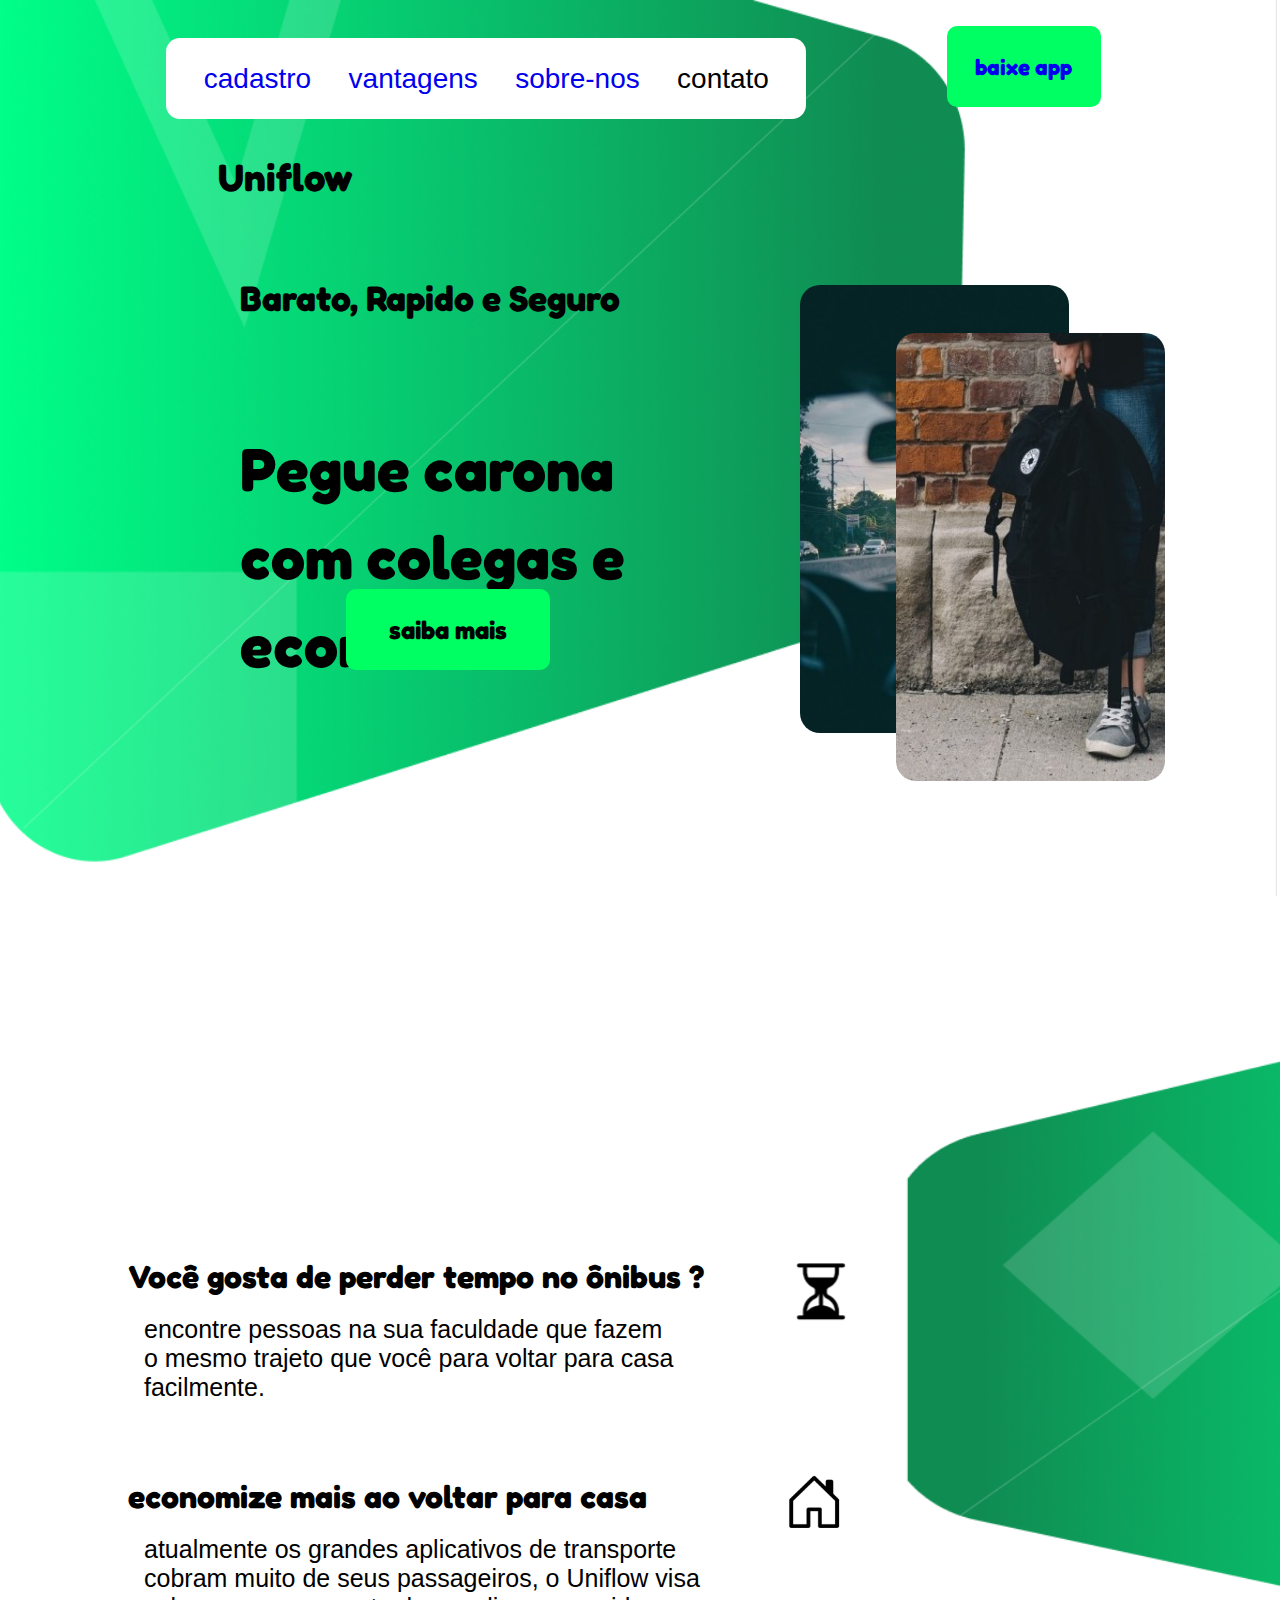
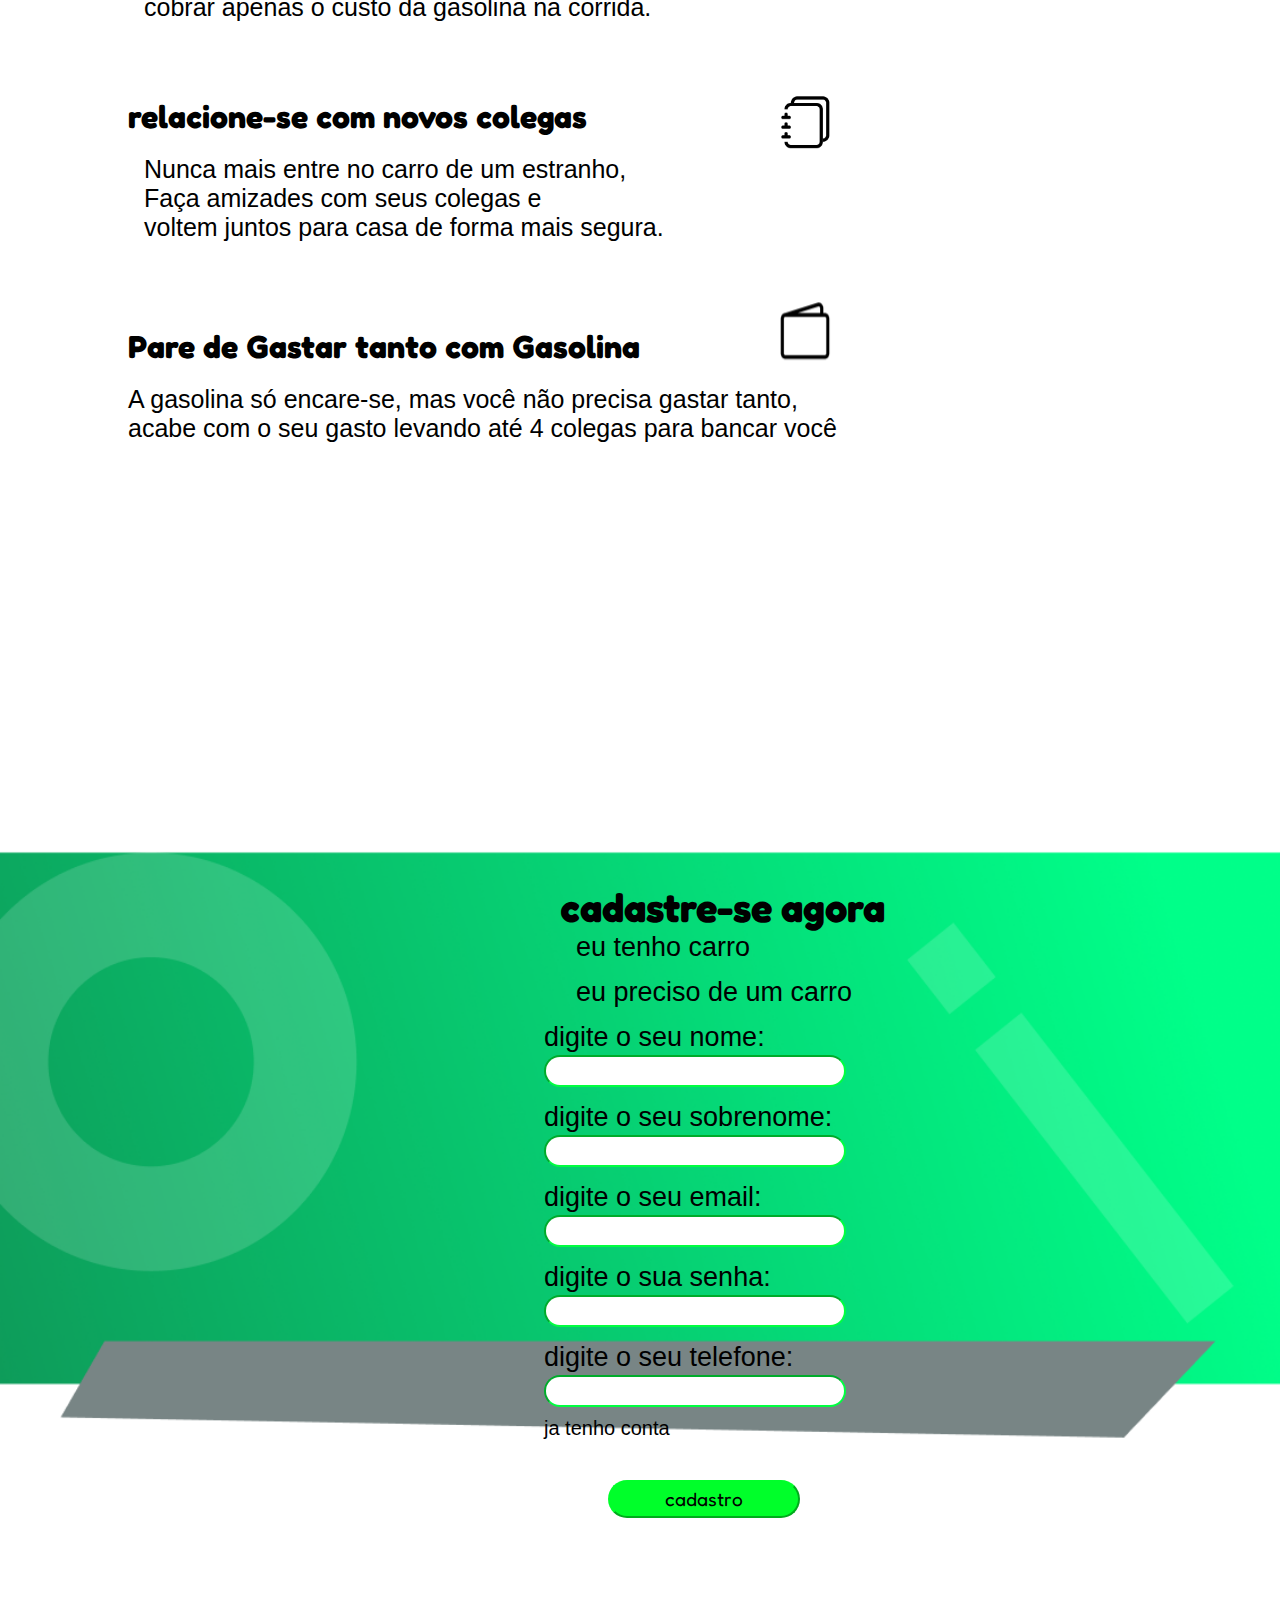
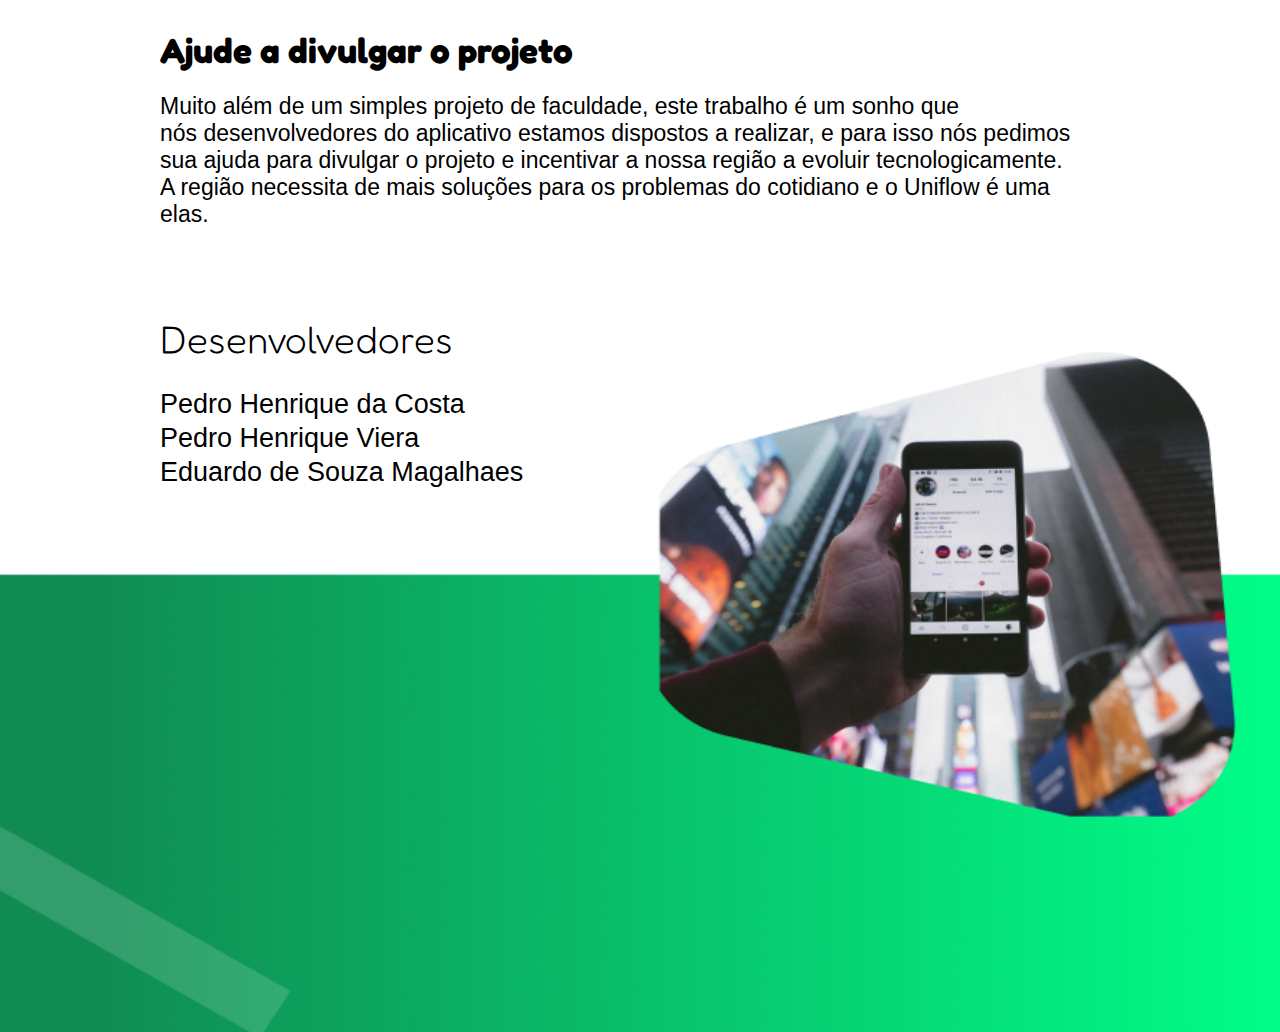
<file: index.html>
<!DOCTYPE html>
<html lang="en">
<head>
    <meta name="viewport" content="width=device-width, initial-scale=1.0">
    <link href="estilo.css" rel="stylesheet" type="text/css">
    <link href='https://fonts.googleapis.com/css?family=Fredoka One' rel='stylesheet'>
    <title>Document</title>
</head>
<body>
    <div id="cadastro">
        <h3 style="font-size: 28px;font-family:sans-serif;font-weight: 100;">
            <a href="#cadastro2" style="text-decoration: none;">cadastro</a>
        </h3 >
        <h3 style="font-size: 28px;font-family:sans-serif;font-weight: 100;">
            <a href="#vantagens" style="text-decoration: none;">vantagens</a>
        </h3>
        <h3 style="font-size: 28px;font-family:sans-serif;font-weight: 100;">
            <a href="#desenvolvedor" style="text-decoration: none;">sobre-nos</a>
        </h3>
        <h3 style="font-size: 28px;font-family:sans-serif;font-weight: 100;">
            contato
        </h3>
    </div>
    <img src="imagem1.jpeg" alt="interior" class="imagem1">
    <img src="imagem2.jpeg" alt="interior" class="imagem2">
    <div id="baixe-app">
        <h3>
            <a href = "pagina.html" style="text-decoration: none;">baixe app</a>
        </h3>
    </div>
    <div id="text1">
        <h1>
            Uniflow
        </h1>  
    </div>
    <div id="text1-part2">
        <h3>
            Barato, Rapido e Seguro
        </h3>  
    </div>
    <div id="text2">
        <h1>
            Pegue carona<br/>
            com colegas e<br/>
            economize!
        </h1>     
    </div>
    <div id="saiba-mais">
        <h1>
            <a href = "pagina.html" style="text-decoration: none; color: black;">saiba mais</a>
        </h1>
    </div>
    
    <img src="fundo1.jpg" alt="elemento 1 verde" id="fundo1">
    <img src="fundo2.0.jpg" alt="elemento 2 verde" id="fundo2">
    
    <h2 class="beneficio-1-topico fonte2-topico"  id = "vantagens">
        Você gosta de perder tempo no ônibus ?
    </h2>
    <h3 class="beneficio-1-descricao fonte2-descricao">
        encontre pessoas na sua faculdade que fazem <br/>
        o mesmo trajeto que você para voltar para casa<br/>
        facilmente.
    </h3>
    
    <img src="icon1.PNG" alt="icone 1 - medidor de tempo" width="90px" height="90px" id="posicao-icon1">

    
    <h2 class="beneficio-2-topico fonte2-topico">
        economize mais ao voltar para casa
    </h2>
    <h3 class="beneficio-2-descricao fonte2-descricao">
        atualmente os grandes aplicativos de transporte <br/>
        cobram muito de seus passageiros, o Uniflow visa<br/>
        cobrar apenas o custo da gasolina na corrida.
    </h3>
    
    <img src="icon2.jpg" alt="icone 2 - casa" width="110px" height="110px" id="posicao-icon2">
    
    <h2 class="beneficio-3-topico fonte2-topico">
        relacione-se com novos colegas
    </h2>
    <h3 class="beneficio-3-descricao fonte2-descricao">
        Nunca mais entre no carro de um estranho, <br/>
        Faça amizades com seus colegas e<br/>
        voltem juntos para casa de forma mais segura.
    </h3>

    <img src="icon3.jpg" alt="icone 3 - livro" width="110px" height="110px" id="posicao-icon3">

    <h2 class="beneficio-4-topico fonte2-topico">
        Pare de Gastar tanto com Gasolina
    </h2>
    <h3 class="beneficio-4-descricao fonte2-descricao ">
        A gasolina só encare-se, mas você não precisa gastar tanto,<br/>
        acabe com o seu gasto levando até 4 colegas para bancar você 
    </h3>
    
    <img src="icon4.png" alt="icone 4 - carteira" width="110px" height="110px" id="posicao-icon4">
    <img src="fundo3.png" alt="fundo3 - cadastro"id="fundo3">
    
    <h2 id="cadastro2">
        cadastre-se agora
    </h2>
    <h2 class="texto4-posicao fonte3-exc">
        eu tenho carro
    </h2>
    <h2 class="texto5-posicao fonte3-exc">
        eu preciso de um carro
    </h2>
    <h3 class="fonte-entrada posicao-digite-seu-nome">digite o seu nome:</h3>
    <h3 class="posicao-digite-seu-sobrenome fonte-entrada">digite o seu sobrenome:</h3>
    <h3 class="posicao-digite-seu-email fonte-entrada">digite o seu email:</h3>
    <h3 class="posicao-digite-sua-senha fonte-entrada">digite o sua senha:</h3>
    <h3 class="posicao-digite-seu-telefone fonte-entrada">digite o seu telefone:</h3>
    <form>
        <input type="text" class="entrada entrada-posicao-nome">
        <input type="text" class="entrada entrada-posicao-sobrenome">
        <input type="email" class="entrada entrada-posicao-email">
        <input type="password" class="entrada entrada-posicao-senha">
        <input type="number" class="entrada entrada-posicao-telefone">
    </form>
    <h3 class = "posicao-ja-tenho-conta" style="font-family:sans-serif; font-size: 20px; font-weight: 100;">ja tenho conta</h3>
    <form>
        <input type="submit" class="botao-cadastro2" value="cadastro">
    </form>
    <h2 class="posicao-ajude-a-divulgar-o-projeto">Ajude a divulgar o projeto</h2>
    <h3 class="posicao-ajude-a-divulgar-o-projeto-descricao" style="font-size: 23px; font-family: sans-serif; font-weight: 100;">
        Muito além de um simples projeto de faculdade, este trabalho é um sonho que<br/>
        nós desenvolvedores do aplicativo estamos dispostos a realizar, e para isso nós pedimos<br/>
        sua ajuda para divulgar o projeto e incentivar a nossa região a evoluir tecnologicamente.<br/>
        A região necessita de mais soluções para os problemas do cotidiano e o Uniflow é uma<br/>
        elas.
    </h3>
    <h1 class="posicao-desenvolvedores" id="desenvolvedor">Desenvolvedores</h1>
    <h3 class="posicao-desenvolvedores-descriscao"style="font-size: 27px; font-family: sans-serif; font-weight: 100;">
        Pedro Henrique da Costa<br/>
        Pedro Henrique Viera<br/>
        Eduardo de Souza Magalhaes
    </h3>
    <img src="fundo4.png" alt="fundo 4 - ultimo" class="fundo4-posicao-forma">
    
</body>

</html>
</file>
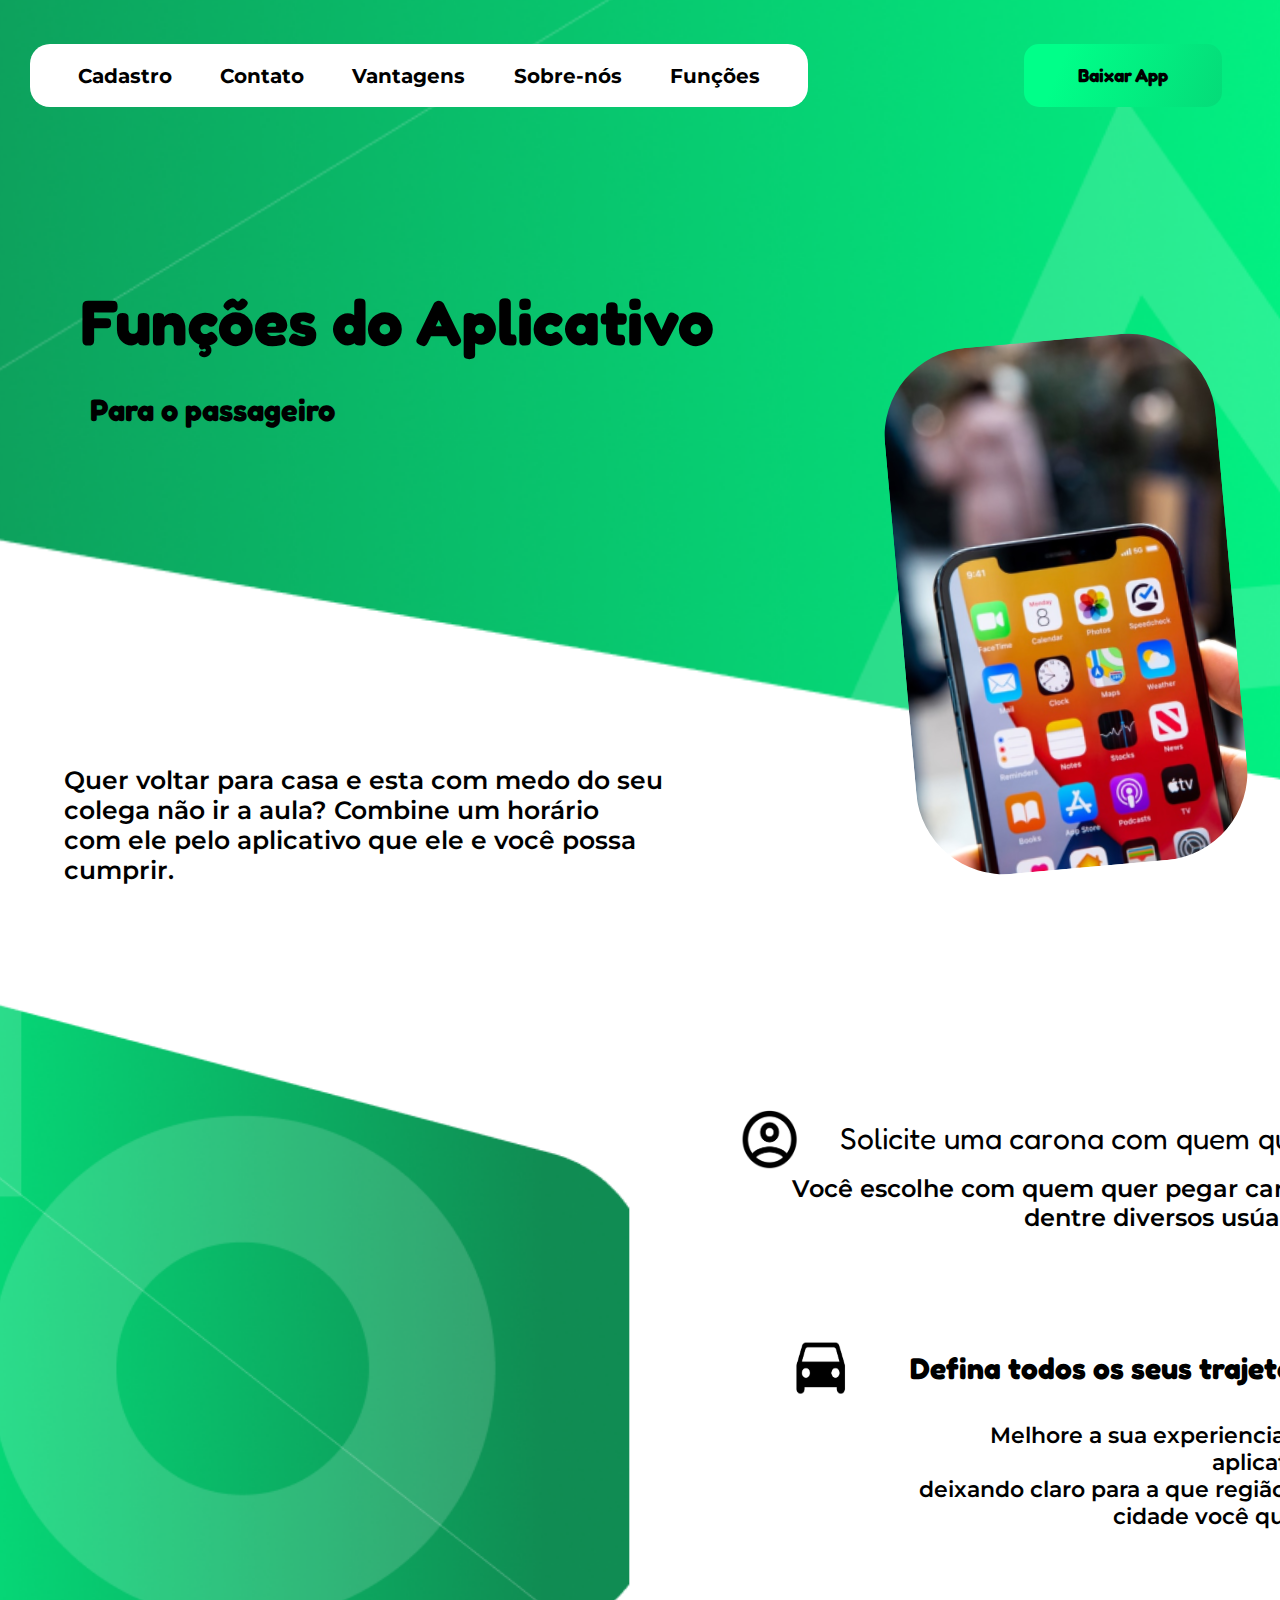
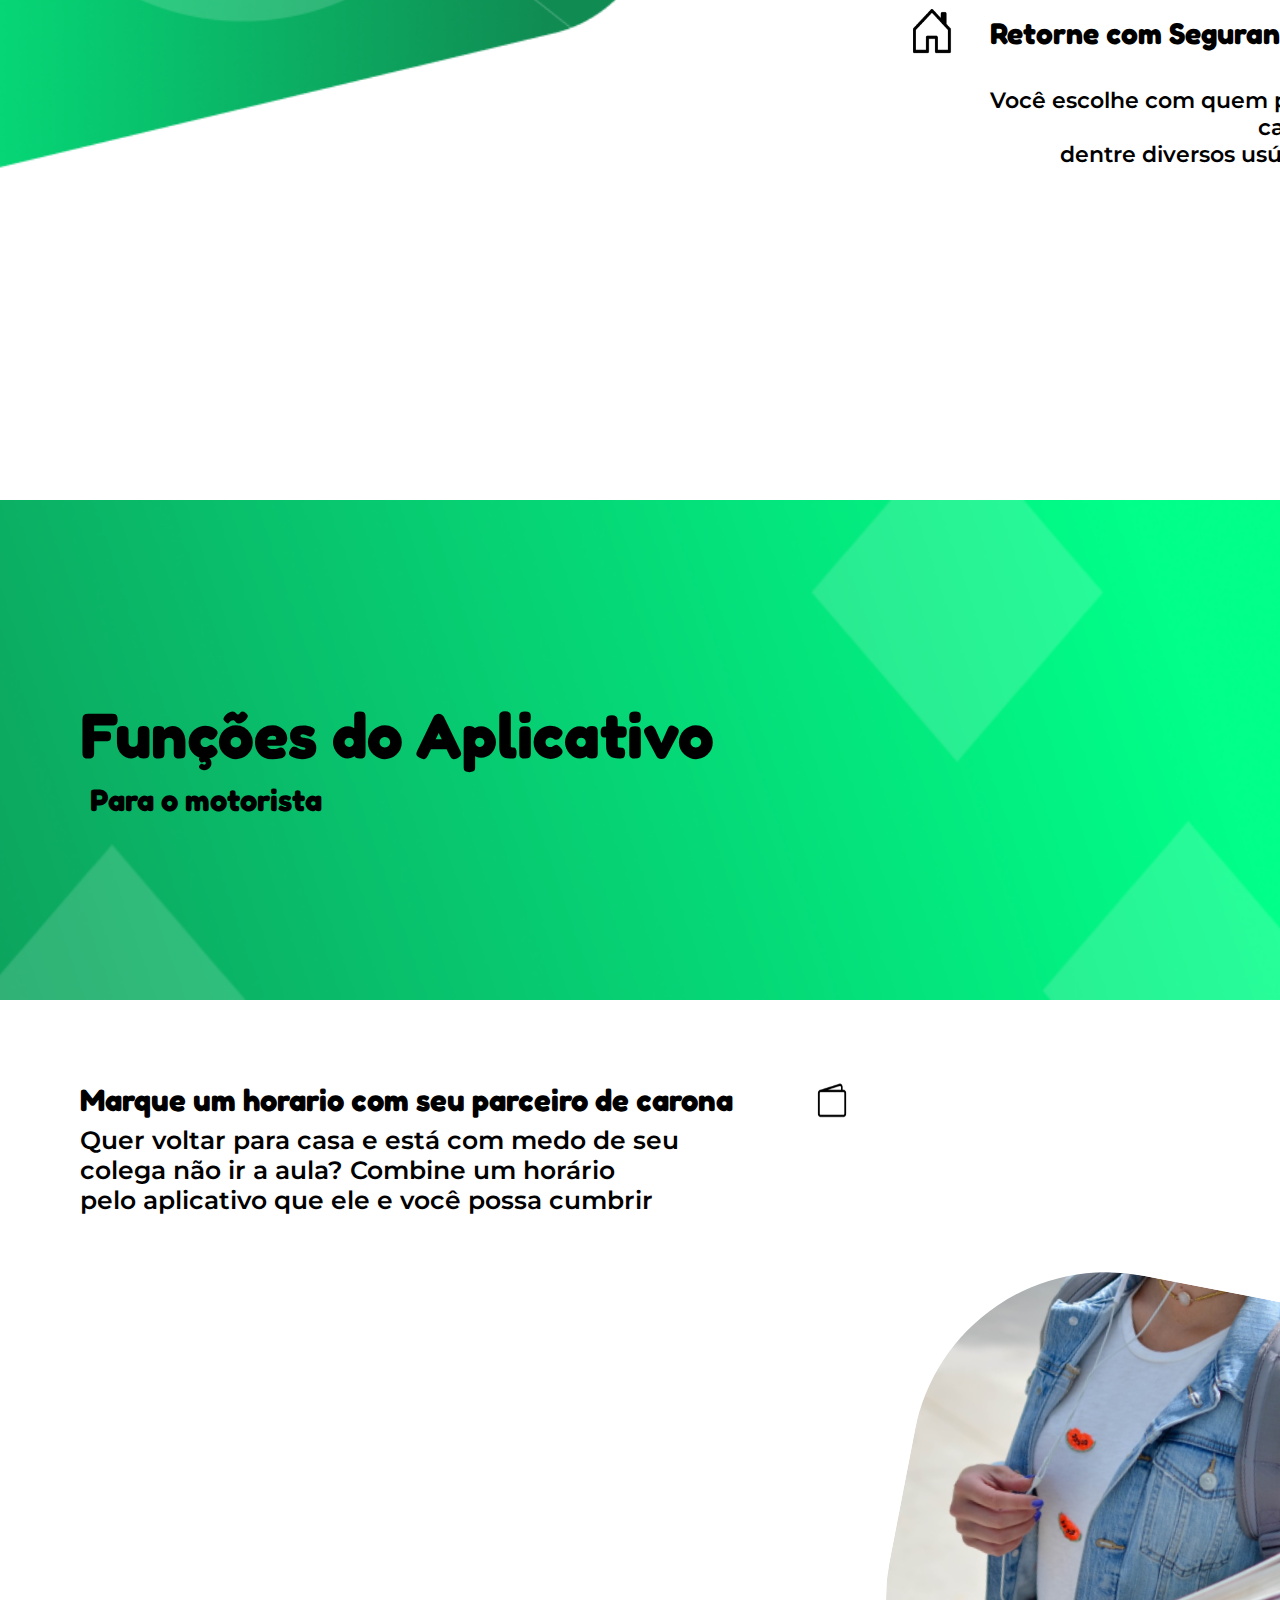
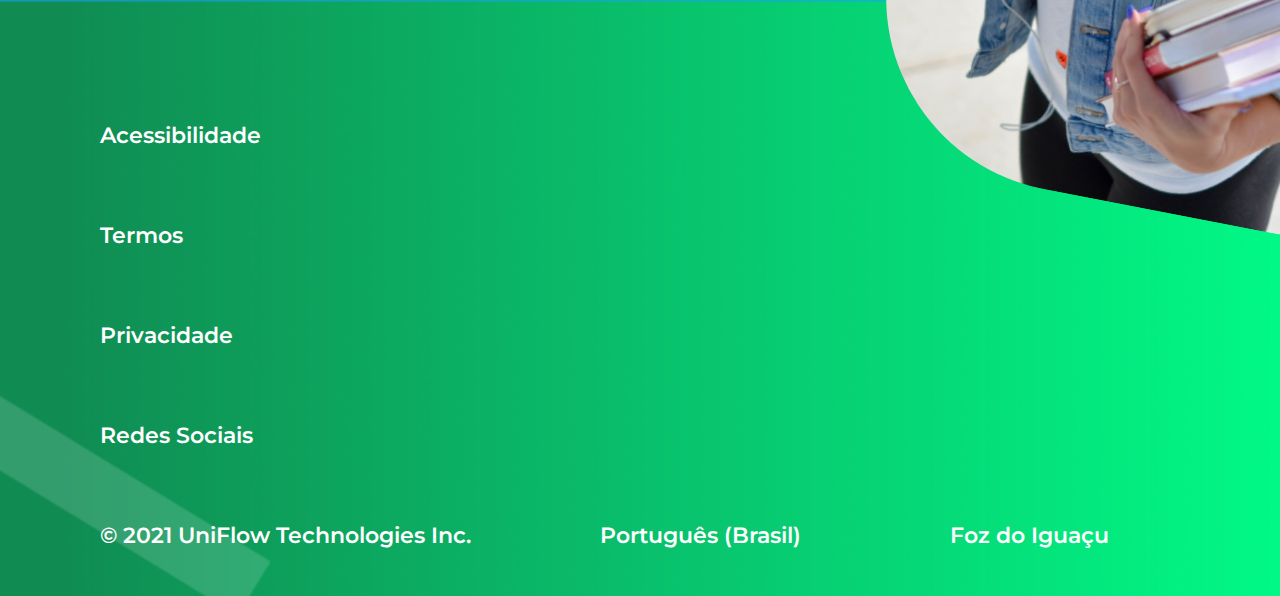
<file: pagina.html>
<!DOCTYPE html>
<html lang="en">
<head>
    <meta charset="UTF-8">
    <meta http-equiv="X-UA-Compatible" content="IE=edge">
    <meta name="viewport" content="width=device-width, initial-scale=1.0">
    <link rel="stylesheet" href="pagina2.css">
    <link href='https://fonts.googleapis.com/css?family=Fredoka One' rel='stylesheet'>
    <link href="https://fonts.googleapis.com/css2?family=Montserrat:wght@100&display=swap" rel="stylesheet">

    <title>Referencias</title>
</head>

<body>
    <div id="flex">
        <h3 class= "textoFlex"> <a href="index.html" class="textoLink"> Cadastro</h3></a>
        <h3 class= "textoFlex"> <a href="index.html" class="textoLink"> Contato </h3></a>
        <h3 class= "textoFlex"> <a href="index.html" class="textoLink"> Vantagens</h3></a>
        <h3 class= "textoFlex"> <a href="index.html" class="textoLink"> Sobre-nós </h3></a>
        <h3 class= "textoFlex"> <a href="index.html" class="textoLink"> Funções </h3></a>
    </div>
    <div> <h3 id="Instalar"> <a href="index.html" class="textoLink"> Baixar App </h3></a></div>
        <h1 class= "Titulo">Funções do Aplicativo</h1>
          <h3 class="TituloMenor"> Para o passageiro</h3>
     <div> <img src ="FundoFuncoes1.PNG" alt="Fundo1" id="FundoFuncoes1">     </div>
     <div> <img src ="ImagemFundo1.PNG" alt="Imagem Fundo" id="FundoImagem1"> </div>
         <p class =" TextoSimples"> Quer voltar para casa e esta com medo do seu<br>
                                    colega não ir a aula? Combine um horário <br>
                                    com ele pelo aplicativo que ele e você possa<br>
                                    cumprir. 
     </p>
      <div> <img src="FundoFuncoes2.PNG" alt= "FundoFuncoes2" id="FundoFuncoes2"> </div>
       
      <div> <img src="IconeFundo1.PNG" alt= "Icone1" id="IconeFundo1"></div>
      <h3 class="TituloCarona"> Solicite uma carona com quem quiser</h3>
      <p class="TextoCarona"> Você escolhe com quem quer pegar carona<br>
                              dentre diversos usúarios.
      </p>
      <div> <img src="IconeFundo2.PNG" alt="Icone2" id ="IconeFundo2"></div>
      <h3 class="TituloTrajetos"> Defina todos os seus trajetos</h3>
       <p class="TextoTrajetos"> Melhore a sua experiencia no aplicativo<br>
                         deixando claro para a que região da cidade você que ir</p>
      <div> <img src="IconeFundo3.PNG" alt="Icone3" id ="IconeFundo3"></div>                                                             
       <h3 class="TituloSegurança"> Retorne com Segurança</h3>
        <p class="TextoSegurança"> Você escolhe com quem pegar carona,<br>
                                             dentre diversos usúarios.</p>
      <div> <img src="ImagemFundo3.PNG" alt="Fundo2" id="ImagemFundo3"></div>
       <h1 class="TituloMotorista"> Funções do Aplicativo</h1>
       <h3 class="TextoMotorista"> Para o motorista</h3>
       <h3 class="TextoEstilo Set1"> Marque um horario com seu parceiro de carona</h3>
       <p class= "TextoEstiloMenor SetMenor1"> Quer voltar para casa e está com medo de seu<br>
                                               colega não ir a aula? Combine um horário<br>
                                               pelo aplicativo que ele e você possa cumbrir</p>
       <div> <img src="icon4.png" alt="Icone4" id ="IconeFundo4"></div>
       <div> <img src="ImagemFundo4.PNG" alt="Fundo4" id= "ImagemFundo4"></div>
       <div> <img src="fundo5.png" alt="ImagemFundo5" id= "ImagemFundo5"></div>
       <p class = "TextoFooter SetFooter1"> Acessibilidade</p>
       <p class = "TextoFooter SetFooter2"> Termos</p>
       <p class = "TextoFooter SetFooter3"> Privacidade</p>
       <p class = "TextoFooter SetFooter4"> Redes Sociais</p>
       <p class = "TextoFooter SetFooter5"> © 2021 UniFlow Technologies Inc.</p>
       <p class = "TextoFooter SetFooter6"> Português (Brasil) </p>
       <p class = "TextoFooter SetFooter7"> Foz do Iguaçu </p>
</body>
</html>
</file>
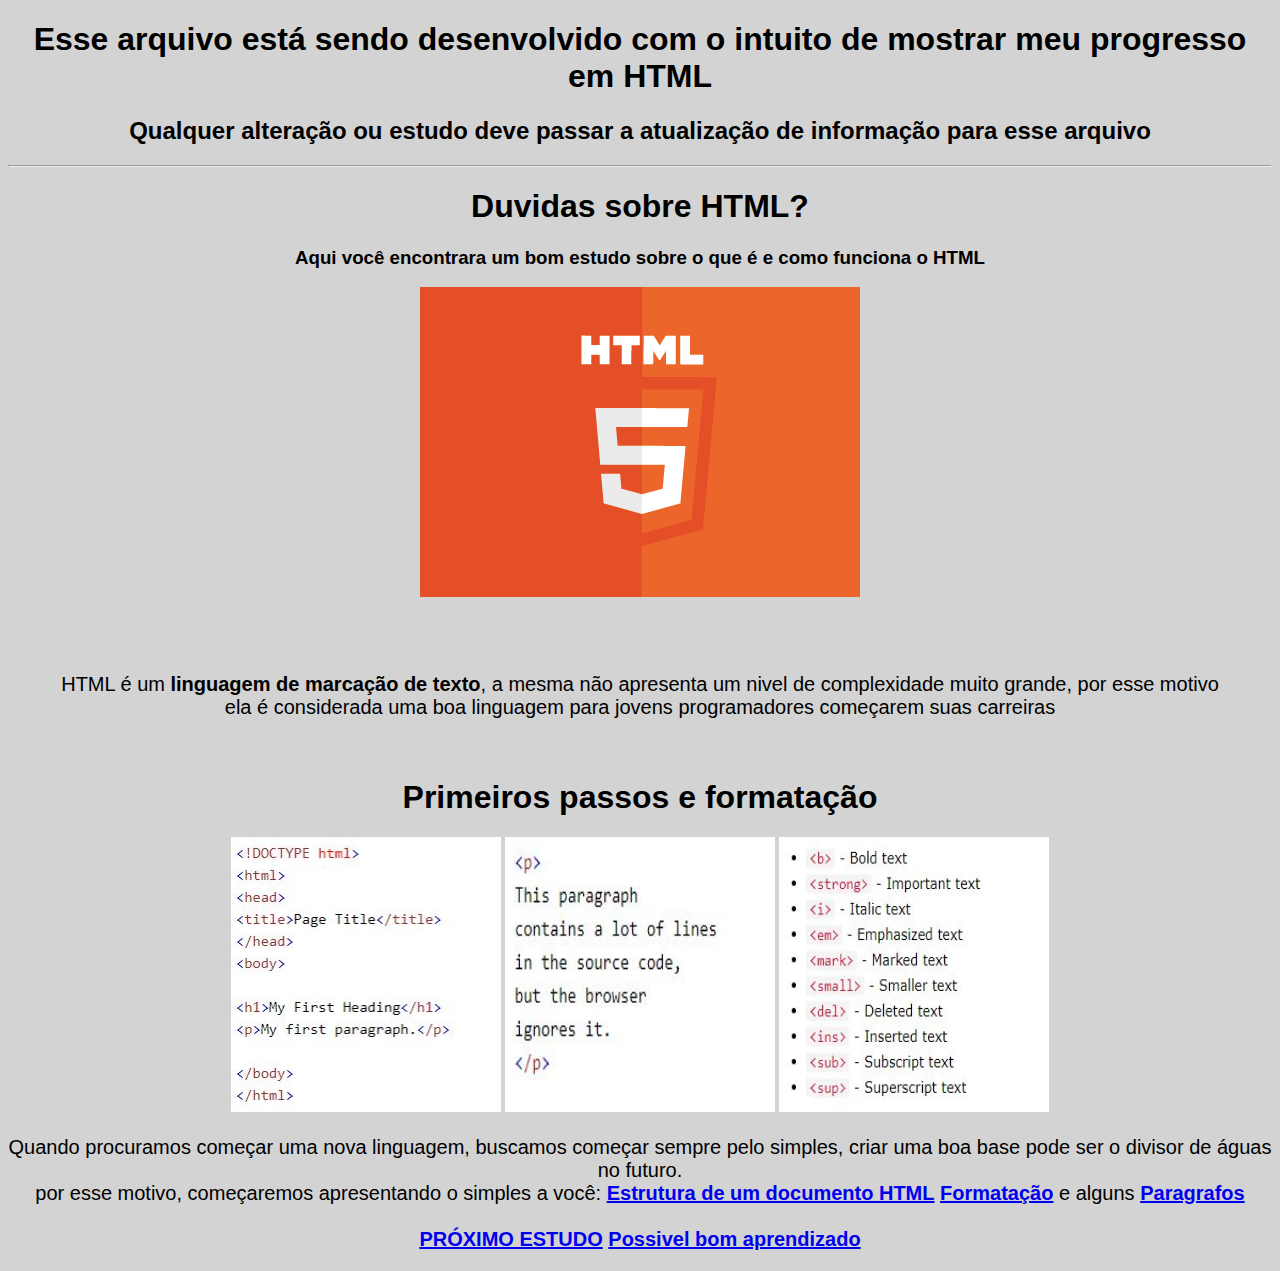
<file: teste.html>
<!DOCTYPE html>

<html lang="pt-br">

<head>
    <title>Teste Html</title>
    <link href="https://cdn.jsdelivr.net/npm/bootstrap@5.1.1/dist/css/bootstrap.min.css" rel="stylesheet" integrity="sha384-F3w7mX95PdgyTmZZMECAngseQB83DfGTowi0iMjiWaeVhAn4FJkqJByhZMI3AhiU" crossorigin="anonymous">
</head>

<body style="font-family: -apple-system, BlinkMacSystemFont, 'Segoe UI', Roboto, Oxygen, Ubuntu, Cantarell, 'Open Sans', 'Helvetica Neue', sans-serif; background-color: lightgray;">

    <h1 style="text-align:center;">Esse arquivo está sendo desenvolvido com o intuito de mostrar meu progresso em HTML</h1>
    <h2 style="text-align:center; color:black;"> Qualquer alteração ou estudo deve passar a atualização de informação para esse arquivo</h2>

    <hr>

    <h1 style="text-align: center;"> <span class="badge bg-danger"> Duvidas sobre HTML?</span></h1>
    <h3 style="text-align: center;"> Aqui você encontrara um bom estudo sobre o que é e como funciona o HTML</h3>
    <p style="text-align: center;"><img src="HTML.png"> </p>
    <br>
    <br>
    <p style="text-align:center; font-size: 20px;">
        HTML é um <b>linguagem de marcação de texto</b>, a mesma não apresenta um nivel de complexidade muito grande, por esse motivo <br> ela é considerada uma boa linguagem para jovens programadores começarem suas carreiras </p>
    <br>
    <h1 style="text-align: center;"> <span class="badge bg-danger"> Primeiros passos e formatação</span></h1>
    <p style="text-align: center;">
        <img src="cabeçalho.JPG" alt "Estrutura_HTML" width="270" height="275">
        <img src="paragrafo.JPG" alt "Paragrafo" width="270" height="275">
        <img src="formatação.JPG" alt "Formatação" width="270" height="275">

    </p>
    <p style="text-align: center; font-size: 20px;">
        Quando procuramos começar uma nova linguagem, buscamos começar sempre pelo simples, criar uma boa base pode ser o divisor de águas no futuro.
        <br> por esse motivo, começaremos apresentando o simples a você:
        <a class="btn btn-danger" href="https://www.w3schools.com/html/html_intro.asp" role="button"><b>Estrutura de um documento HTML</b></a>
        <a class="btn btn-danger" href="https://www.w3schools.com/html/html_formatting.asp" role="button"><b>Formatação</b></a> e alguns
        <a class="btn btn-danger" href="https://www.w3schools.com/html/html_basic.asp" role="button"><b>Paragrafos</b></a>
        <br>
        <br>
        <a class="btn btn-danger btn-lg" href="https://www.youtube.com/watch?v=fsYghFvxZSY" role="button"> <b>PRÓXIMO ESTUDO</b></a>
        <a class="btn btn-danger btn-lg" href="https://www.youtube.com/watch?v=qPYCnebQQ6U" role="button"> <b>Possivel bom aprendizado</b></a>
    </p>



    <script src="https://cdn.jsdelivr.net/npm/bootstrap@5.1.1/dist/js/bootstrap.bundle.min.js" integrity="sha384-/bQdsTh/da6pkI1MST/rWKFNjaCP5gBSY4sEBT38Q/9RBh9AH40zEOg7Hlq2THRZ" crossorigin="anonymous"></script>
    <script src="https://cdn.jsdelivr.net/npm/@popperjs/core@2.9.3/dist/umd/popper.min.js" integrity="sha384-W8fXfP3gkOKtndU4JGtKDvXbO53Wy8SZCQHczT5FMiiqmQfUpWbYdTil/SxwZgAN" crossorigin="anonymous"></script>
    <script src="https://cdn.jsdelivr.net/npm/bootstrap@5.1.1/dist/js/bootstrap.min.js" integrity="sha384-skAcpIdS7UcVUC05LJ9Dxay8AXcDYfBJqt1CJ85S/CFujBsIzCIv+l9liuYLaMQ/" crossorigin="anonymous"></script>
</body>

</html>
</file>
<file: estilo.css>
#cadastro {
    display:flex;
    background-color: rgb(255, 255, 255);
    width: 50vw;
    height: 9vh;
    left: 13vw;
    top: 3vw;
    border-radius: 14px;
    position: absolute;
    justify-content: space-evenly;
    align-items: center;
    align-content: center;
    flex-direction: row;
    z-index: 5;
}
#baixe-app {
    display:flex;
    background-color: rgb(0, 255, 98);
    width: 12vw;
    height: 9vh;
    left: 74vw;
    top: 2vw;
    border-radius: 10px;
    position: absolute;
    justify-content: space-evenly; /*espacamento entre os elementos da linha*/
    align-items: center;
    align-content: center;
    flex-direction: row;
    font-family: 'Fredoka One';
    font-size: 1.5vw;
    z-index: 5;
}
#saiba-mais {
    display:flex;
    background-color: rgb(0, 255, 98);
    width: 16vw;
    height: 9vh;
    left: 27vw;
    top: 46vw;
    border-radius: 10px;
    position: absolute;
    justify-content: space-evenly; /*espacamento entre os elementos da linha*/
    align-items: center;
    align-content: center;
    flex-direction: row;
    font-family: 'Fredoka One';
    font-size: 1vw;
    z-index: 5;
}
#text1 {
    position: absolute;
    left: 17vw;
    top: 10vw;
    font-size: 1.5vw;
    font-family: 'Fredoka One';
    z-index: 5;
}
#text1-part2 {
    position: absolute;
    left: 15pc;
    top: 15pc;
    font-size: 1.9pc;;
    font-family: 'Fredoka One';
    z-index: 5;
}
#text2 {
    position: absolute;
    left: 15pc;
    top: 24pc;
    font-size: 1.9pc;
    font-family: 'Fredoka One';
    z-index: 5;
    line-height: 5.5pc;
}
#fundo1 {
    width: 100vw;
    height: 70vw;
    position: absolute;
    top: 0px;
    left: -3px;
    z-index: 1;
}
#fundo2 {
    width: 50vw;
    height: 50vw;
    position: absolute;
    top: 1000px;
    left: 800px;
    z-index: 1;
}
.beneficio-1-topico {
    position: absolute;
    top: 1230px;
    left: 8pc;
    z-index: 5;
}
.beneficio-1-descricao {
    position: absolute;
    top: 1290px;
    left: 9pc;
    z-index: 5;
    font-weight: 100;
}
#posicao-icon1 {
    position: absolute;
    top: 1250px;
    left: 48.5pc;
    z-index: 5;
}
.beneficio-2-topico {
    position: absolute;
    top: 1450px;
    left: 8pc;
    z-index: 5;
}
.beneficio-2-descricao {
    position: absolute;
    top: 1510px;
    left: 9pc;
    z-index: 5;
    font-weight: 100;
}
#posicao-icon2 {
    position: absolute;
    top: 1450px;
    left: 47.4pc;
    z-index: 5;
}
.beneficio-3-topico {
    position: absolute;
    top: 1670px;
    left: 8pc;
    z-index: 5;
}
.beneficio-3-descricao {
    position: absolute;
    top: 1730px;
    left: 9pc;
    z-index: 5;
    font-weight: 100;
}
#posicao-icon3 {
    position: absolute;
    top: 1660px;
    left: 47pc;
    z-index: 5; 
}
.beneficio-4-topico {
    position: absolute;
    top: 1900px;
    left: 8pc;
    z-index: 5;
}
.beneficio-4-descricao {
    position: absolute;
    top: 1960px;
    left: 8pc;
    z-index: 5;
}
.fonte2-topico {   
    font-family: 'Fredoka One';
    font-size: 2pc;
}
.fonte2-descricao {   
    font-family:sans-serif;
    font-size: 25px;
    font-weight: 100;
}


.posicao-beneficio4 {
    position: absolute;
    top: 2090px;
    left: 9pc;
    z-index: 5;
}
#posicao-icon4 {
    position: absolute;
    top: 1871px;
    left: 46.9pc;
    z-index: 5; 
}
.img1 {
    position: absolute;
    width: 309px;
    height: 482px;
    left: 976px;
    top: 366px;
    border-radius: 24px;
    z-index: 2;
}
#fundo3 {
    width: 100vw;
    height: 53vw;
    position: absolute;
    top: 2400px;
    left: 0px;
    z-index: 1;
}
#cadastro2 {
    position: absolute;
    left: 35pc;
    top: 2450px;
    font-size: 2.5pc;
    font-family: 'Fredoka One';
    z-index: 5;
}

.texto4-posicao {
    position: absolute;
    left: 36pc;
    top: 2510px;
}
.texto5-posicao {
    position: absolute;
    left: 36pc;
    top: 2555px;
}
.fonte1 {
    font-family: sans-serif;
    font-size: 25px;
    z-index: 5;
    font-weight: 100;
}
.fonte2-topico {   
    font-family: 'Fredoka One';
    font-size: 2pc;
}
.fonte2-descricao {   
    font-family:sans-serif;
    font-size: 25px;
    font-weight: 100;
    z-index: 5;
}
.fonte3-exc {
    font-family: sans-serif;
    font-size: 27px;
    z-index: 5;
    font-weight: 300;
}
.entrada {
    background-color: rgb(255, 255, 255);
    z-index: 5;
    width: 23vw;
    height: 2vw;
    border-color: rgb(0, 255, 64);
    border-radius: 20px;
    font-size: 20px;
}
.posicao-digite-seu-nome {
    position: absolute;
    left: 34pc;
    top: 2595px;
}
.posicao-digite-seu-sobrenome {
    position: absolute;
    left: 34pc;
    top: 2675px;
}
.posicao-digite-seu-email {
    position: absolute;
    left: 34pc;
    top: 2755px;
}
.posicao-digite-sua-senha {
    position: absolute;
    left: 34pc;
    top: 2835px;
}
.posicao-digite-seu-telefone {
    position: absolute;
    left: 34pc;
    top: 2915px;
}

.entrada-posicao-nome {
    position: absolute;
    left: 34pc;
    top: 2655px;
}
.entrada-posicao-sobrenome {
    position: absolute;
    left: 34pc;
    top: 2735px;
}
.entrada-posicao-email {
    position: absolute;
    left: 34pc;
    top: 2815px;
}
.entrada-posicao-senha {
    position: absolute;
    left: 34pc;
    top: 2895px;
}
.entrada-posicao-telefone {
    position: absolute;
    left: 34pc;
    top: 2975px;
}
.fonte-entrada {
    font-family: sans-serif;
    font-size: 27px;
    z-index: 10;
    font-weight: 300;
}
.posicao-ja-tenho-conta {
    z-index: 10;
    position: absolute;
    left: 34pc;
    top: 2997px;
}
.botao-cadastro2 {
    z-index: 10;
    position: absolute;
    left: 38pc;
    top: 3080px;
    width: 15vw;
    height: 3vw;
    border-radius: 20px;
    border-color: rgb(0, 255, 42);
    background-color: rgb(0, 255, 42);
    justify-content: space-evenly; /*espacamento entre os elementos da linha*/
    align-items: center;
    align-content: center;
    flex-direction: row;
    font-family: 'Fredoka One';
    font-size: 1.5vw;
}
.posicao-ajude-a-divulgar-o-projeto {
    z-index: 10;
    position: absolute;
    left: 10pc;
    top: 3200px;
    font-family: 'Fredoka One';
    font-size: 2.2pc;
}
.posicao-ajude-a-divulgar-o-projeto-descricao {
    z-index: 10;
    position: absolute;
    left: 10pc;
    top: 3270px;
}
.posicao-desenvolvedores {
    z-index: 10;
    position: absolute;
    left: 10pc;
    top: 3490px;
    font-family:'Fredoka One';
    font-size: 3vw;; 
    font-weight: 100;
}
.posicao-desenvolvedores-descriscao {
    z-index: 10;
    position: absolute;
    left: 10pc;
    top: 3560px;
    line-height: 34px;
}
.fundo4-posicao-forma {
    z-index: 1;
    position: absolute;
    left:0px;
    top: 3400px;
    
    width: 100vw;
    height: 65vw;
}
.imagem1 {
    z-index: 10;
    position: absolute;
    left: 800px;
    top: 285px;
    width: 21vw;
    height: 35vw;
    border-radius: 20px;
}

.imagem2 {
    z-index: 11;
    position: absolute;
    left: 70vw;
    top: 26vw;
    width: 21vw;
    height: 35vw;
    border-radius: 20px;
}
</file>
<file: pagina2.css>
#flex{
    background-color: rgb(255, 255, 255);
    display: flex;
    width: 778px;
    height: 63px;
    position: absolute;
    border-radius: 20px;
    text-align: center;
    align-items: center; 
    align-content: center;
    flex-direction: row;
    left: 30px;
    top: 44px;
    justify-content: space-evenly ;
    z-index: 1;
    font-weight: 400px;

    
}

.textoFlex{
 font-size: 20px;
 font-family: 'Montserrat', sans-serif;    
 }

.textoLink{
    text-decoration: none;
    color: black;
}

#Instalar{
 display: flex;
 background: linear-gradient(112.77deg, #00FF89 20.18%, #108C53 276.62%);

 font-family: 'Fredoka One';
 width: 198px;
 height: 63px;
 top: 25px;
 left:80vw;
 border-radius: 15px;
 position: absolute;    
 align-content: center;
 align-items: center;
 justify-content: space-evenly;
 z-index: 2; 
}

.Titulo {
    font-family: 'Fredoka One';
    font-size: 64px;
    width: 681px;
    height: 83px;
    left:80px;
    line-height: 130%;
    z-index: 3;
    top:237px;
    position: absolute;

}

.TituloMenor{
    font-family: 'Fredoka One';
    position: absolute;
    font-size: 31px;
    width: 283px;
    height: 40px;
    left: 90px;
    top:360px;
    z-index: 4;
}

#FundoFuncoes1{
    position: absolute;
    top: -10px;
    left: -300px;
    width: 1648px;

}

.TextoSimples{
    font-family:'Montserrat';
    font-size: 25px;
    font-style: initial;
    width: 599px;
    height: 250px;
    left: 64px;
    top: 740px;
    position: absolute;
    z-index: 5;
    font-weight:600;

}

#FundoFuncoes2{
    position: absolute;
    z-index: 6;
    top: 1000px;
    height: 824px;
    left: -10px;    
    
}

#FundoImagem1{
     border-radius: 88px;
     transform: rotate(-5.12deg);
     position: absolute;
     height: 528px;
     width: 332px;
     left: 900px;
     top: 340px;
     z-index: 6;
}

#IconeFundo1{
    position: absolute;
    height: 60px;
    width: 60px;
    left: 740px;
    top: 1110px;
}

.TituloCarona{
    font-size: 30px;
    text-align: right;
    font-family: 'Fredoka One';
    position: absolute;
    width: 550px;
    height: 38px;
    left: 790px;
    top: 1090px;
    font-style: normal;
    font-weight: normal;
    z-index: 6;

}

.TextoCarona{
    font-size: 24px;
    text-align: end;
    font-family: 'Montserrat';
    position:absolute;
    font-weight: 600;
    width:580px;
    height:50px;
    top: 1150px;
    left: 750px;
    z-index: 7;
}

#IconeFundo2 {
    position: absolute;
    width:74px;
    height: 74px;
    left: 784px;
    top: 1331px;
}

.TituloTrajetos{
    text-align: initial;
    font-family: 'Fredoka One';
    font-size: 30px;
    position: absolute;
    width: 420px;
    height: 38px;
    left: 910px;
    top: 1320px;
}

.TextoTrajetos{
    text-align:right ;
    font-family: 'Montserrat';
    font-size: 22px;
    font-weight: 600;
    position: absolute;
    width: 420px;
    height: 38px;
    left: 900px;
    top: 1400px;
}

#IconeFundo3{
    position: absolute;
    width: 64px;
    height: 65px;
    left: 900px;
    top: 1600px;   
}

.TituloSegurança{
    position: absolute;
    font-family: 'Fredoka One';
    font-size: 30px; 
    width: 355px;
    height: 38px;
    top: 1585px;
    left: 990px;
}

.TextoSegurança{
    text-align: right;
    position: absolute;
    font-family: 'Montserrat';
    font-size: 22px;
    font-weight: 600;
    width: 420px;
    height: 38px;
    left: 920px;
    top: 1665px;
}

#ImagemFundo3{
    top: 2100px;
    position: absolute;
    width: 1378px;
    height: 500px;
    left: -30px;
    z-index: 1;
}


.TituloMotorista {
    font-family: 'Fredoka One';
    font-size: 64px;
    width: 681px;
    height: 83px;
    left:80px;
    line-height: 130%;
    z-index: 3;
    top:2250px;
    position: absolute;
    z-index: 2;
}

.TextoMotorista{
    font-family: 'Fredoka One';
    position: absolute;
    font-size: 31px;
    width: 283px;
    height: 40px;
    left: 90px;
    top: 2350px;
    z-index: 4; 
}

.TextoEstilo{
    font-family: 'Fredoka One';
    font-size: 31px;
    height: 40px;
}

.Set1{
    position:absolute;
    top: 2650px;
    left: 80px;
}

.TextoEstiloMenor{
    text-align: initial;
    font-family: 'Montserrat';
    font-size: 25px;
    font-weight: 600;   
}

.SetMenor1{
    top: 2700px ;
    left: 80px;
    position: absolute;
}

#IconeFundo4{
    position: absolute;
    left: 800px;
    top: 2665px;
    width: 64px;
    height: 65px;
}

#ImagemFundo4{
    position:absolute;
    border-radius: 195px;
    transform: rotate(10.93deg);
    top:2900px;
    z-index: 2;
    width: 696px;
    height: 523px;
    left: 896px;   
}

#ImagemFundo5{
    position: absolute;
    top: 3200px;
    left: -30px;
    width: 1378px;
    height: 7   00px;
    z-index: 1;   
}

.TextoFooter{
    font-family: 'Montserrat';
    z-index: 2;
    position: absolute;
    font-weight: 600;
    font-size: 22px;
    color: white;
}

.SetFooter1{
    width: 204px;
    height: 32px;
    left: 100px;
    top: 3300px;
}

.SetFooter2{
    width: 204px;
    height: 32px;
    left: 100px;
    top: 3400px;
}

.SetFooter3{
    width: 204px;
    height: 32px;
    left: 100px;
    top: 3500px;
}

.SetFooter4{
    width: 204px;
    height: 32px;
    left: 100px;
    top: 3600px;
}

.SetFooter5{
    width: 400px;
    height: 32px;
    left: 100px;
    top: 3700px;
}

.SetFooter6{
    width: 400px;
    height: 32px;
    left: 600px;
    top: 3700px;
}

.SetFooter7{
    width: 400px;
    height: 32px;
    left: 950px;
    top: 3700px;
}
</file>
